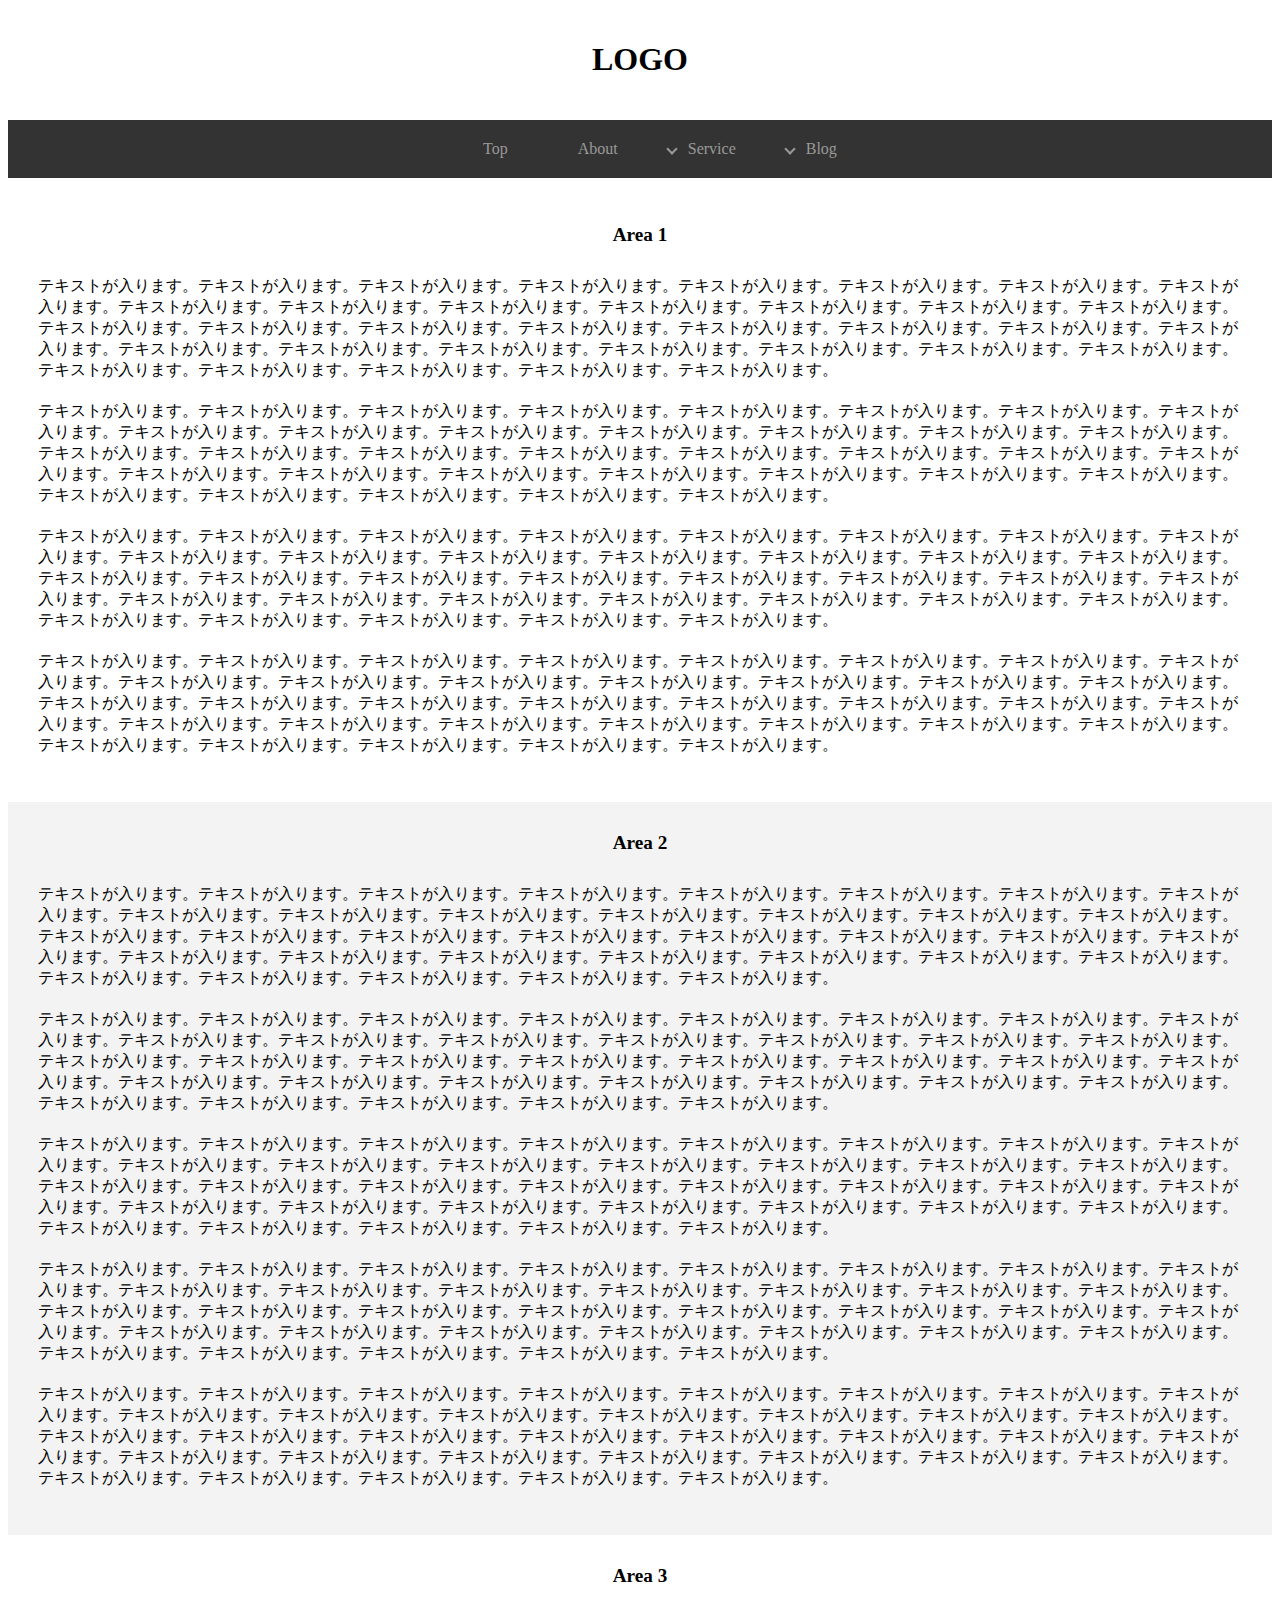
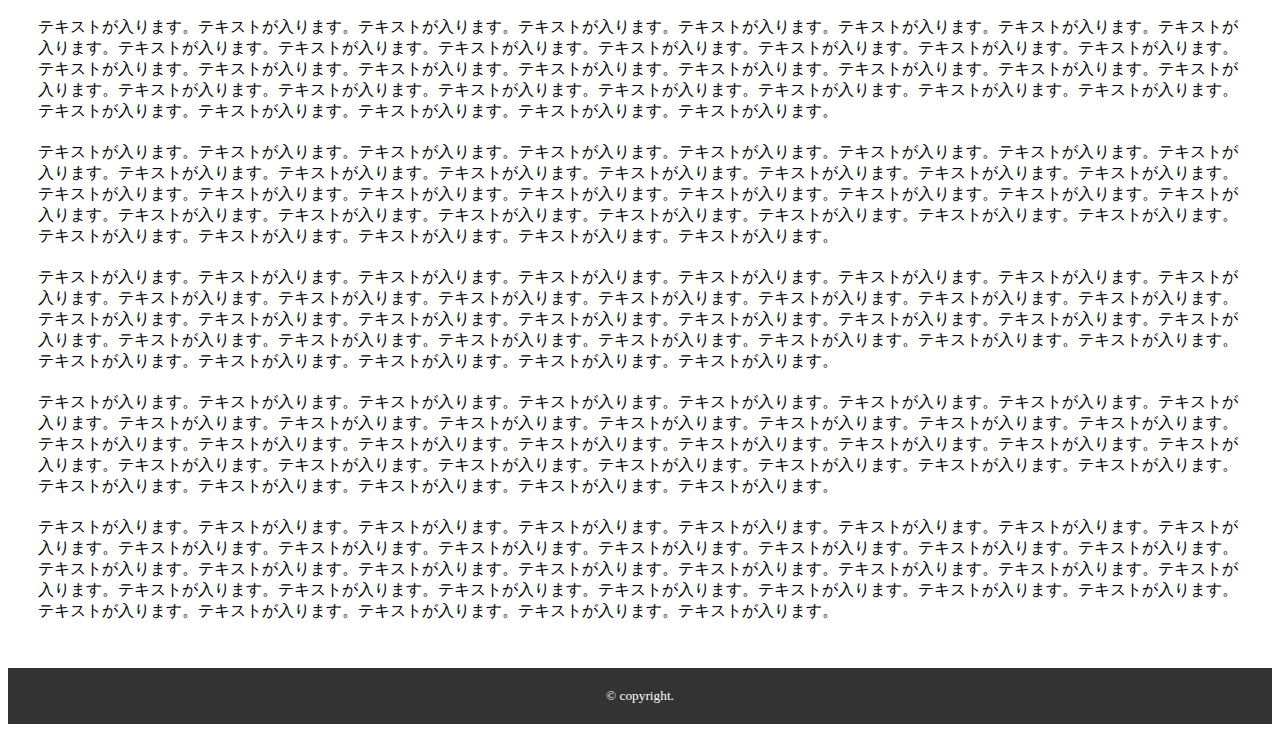
<file: dropdown_menu/index.html>
<!DOCTYPE html>
<html lang="ja">
<head>
  <meta charset="UTF-8">
  <meta name="viewport" content="width=device-width, initial-scale=1.0">
  <title>5-1-1 ドロップダウンメニュー（上）</title>
  <meta name="description" content="サンプルサイトです">
  <link rel="stylesheet" href="style.css">
</head>

<body>
  <header id="header">
    <h1>Logo</h1>

    <nav>
      <ul>
        <li><a href="#">Top</a></li>
        <li><a href="#">About</a></li>
        <li class="has-child"><a href="#">Service</a>
          <ul>
            <li><a href="#">Service Top</a></li>
            <li><a href="#">Service-1</a></li>
            <li class="has-child"><a href="#">Service-2</a>
              <ul>
                <li><a href="#">Service-2 Top</a></li>
                <li><a href="#">Service-2-1</a></li>
                <li><a href="#">Service-2-2</a></li>
                <li><a href="#">Service-2-3</a></li>
                <li><a href="#">Service-2-4</a></li>
              </ul>
            </li>
            <li><a href="#">Service-3</a></li>
          </ul>
        </li>
        <li class="has-child"><a href="#">Blog</a>
          <ul>
            <li><a href="#">Blog Top</a></li>
            <li><a href="#">Blog-1</a></li>
            <li><a href="#">Blog-2</a></li>
            <li><a href="#">Blog-3</a></li>
            <li><a href="#">Blog-4</a></li>
          </ul>
        </li>
      </ul>
    </nav>
  </header>  

  <main>
    <section id="area-1">
      <h2>Area 1</h2>
      <p>テキストが入ります。テキストが入ります。テキストが入ります。テキストが入ります。テキストが入ります。テキストが入ります。テキストが入ります。テキストが入ります。テキストが入ります。テキストが入ります。テキストが入ります。テキストが入ります。テキストが入ります。テキストが入ります。テキストが入ります。テキストが入ります。テキストが入ります。テキストが入ります。テキストが入ります。テキストが入ります。テキストが入ります。テキストが入ります。テキストが入ります。テキストが入ります。テキストが入ります。テキストが入ります。テキストが入ります。テキストが入ります。テキストが入ります。テキストが入ります。テキストが入ります。テキストが入ります。テキストが入ります。テキストが入ります。テキストが入ります。</p>
      <p>テキストが入ります。テキストが入ります。テキストが入ります。テキストが入ります。テキストが入ります。テキストが入ります。テキストが入ります。テキストが入ります。テキストが入ります。テキストが入ります。テキストが入ります。テキストが入ります。テキストが入ります。テキストが入ります。テキストが入ります。テキストが入ります。テキストが入ります。テキストが入ります。テキストが入ります。テキストが入ります。テキストが入ります。テキストが入ります。テキストが入ります。テキストが入ります。テキストが入ります。テキストが入ります。テキストが入ります。テキストが入ります。テキストが入ります。テキストが入ります。テキストが入ります。テキストが入ります。テキストが入ります。テキストが入ります。テキストが入ります。</p>
      <p>テキストが入ります。テキストが入ります。テキストが入ります。テキストが入ります。テキストが入ります。テキストが入ります。テキストが入ります。テキストが入ります。テキストが入ります。テキストが入ります。テキストが入ります。テキストが入ります。テキストが入ります。テキストが入ります。テキストが入ります。テキストが入ります。テキストが入ります。テキストが入ります。テキストが入ります。テキストが入ります。テキストが入ります。テキストが入ります。テキストが入ります。テキストが入ります。テキストが入ります。テキストが入ります。テキストが入ります。テキストが入ります。テキストが入ります。テキストが入ります。テキストが入ります。テキストが入ります。テキストが入ります。テキストが入ります。テキストが入ります。</p>
      <p>テキストが入ります。テキストが入ります。テキストが入ります。テキストが入ります。テキストが入ります。テキストが入ります。テキストが入ります。テキストが入ります。テキストが入ります。テキストが入ります。テキストが入ります。テキストが入ります。テキストが入ります。テキストが入ります。テキストが入ります。テキストが入ります。テキストが入ります。テキストが入ります。テキストが入ります。テキストが入ります。テキストが入ります。テキストが入ります。テキストが入ります。テキストが入ります。テキストが入ります。テキストが入ります。テキストが入ります。テキストが入ります。テキストが入ります。テキストが入ります。テキストが入ります。テキストが入ります。テキストが入ります。テキストが入ります。テキストが入ります。</p>
    </section>

    <section id="area-2">
      <h2>Area 2</h2>
      <p>テキストが入ります。テキストが入ります。テキストが入ります。テキストが入ります。テキストが入ります。テキストが入ります。テキストが入ります。テキストが入ります。テキストが入ります。テキストが入ります。テキストが入ります。テキストが入ります。テキストが入ります。テキストが入ります。テキストが入ります。テキストが入ります。テキストが入ります。テキストが入ります。テキストが入ります。テキストが入ります。テキストが入ります。テキストが入ります。テキストが入ります。テキストが入ります。テキストが入ります。テキストが入ります。テキストが入ります。テキストが入ります。テキストが入ります。テキストが入ります。テキストが入ります。テキストが入ります。テキストが入ります。テキストが入ります。テキストが入ります。</p>
      <p>テキストが入ります。テキストが入ります。テキストが入ります。テキストが入ります。テキストが入ります。テキストが入ります。テキストが入ります。テキストが入ります。テキストが入ります。テキストが入ります。テキストが入ります。テキストが入ります。テキストが入ります。テキストが入ります。テキストが入ります。テキストが入ります。テキストが入ります。テキストが入ります。テキストが入ります。テキストが入ります。テキストが入ります。テキストが入ります。テキストが入ります。テキストが入ります。テキストが入ります。テキストが入ります。テキストが入ります。テキストが入ります。テキストが入ります。テキストが入ります。テキストが入ります。テキストが入ります。テキストが入ります。テキストが入ります。テキストが入ります。</p>
      <p>テキストが入ります。テキストが入ります。テキストが入ります。テキストが入ります。テキストが入ります。テキストが入ります。テキストが入ります。テキストが入ります。テキストが入ります。テキストが入ります。テキストが入ります。テキストが入ります。テキストが入ります。テキストが入ります。テキストが入ります。テキストが入ります。テキストが入ります。テキストが入ります。テキストが入ります。テキストが入ります。テキストが入ります。テキストが入ります。テキストが入ります。テキストが入ります。テキストが入ります。テキストが入ります。テキストが入ります。テキストが入ります。テキストが入ります。テキストが入ります。テキストが入ります。テキストが入ります。テキストが入ります。テキストが入ります。テキストが入ります。</p>
      <p>テキストが入ります。テキストが入ります。テキストが入ります。テキストが入ります。テキストが入ります。テキストが入ります。テキストが入ります。テキストが入ります。テキストが入ります。テキストが入ります。テキストが入ります。テキストが入ります。テキストが入ります。テキストが入ります。テキストが入ります。テキストが入ります。テキストが入ります。テキストが入ります。テキストが入ります。テキストが入ります。テキストが入ります。テキストが入ります。テキストが入ります。テキストが入ります。テキストが入ります。テキストが入ります。テキストが入ります。テキストが入ります。テキストが入ります。テキストが入ります。テキストが入ります。テキストが入ります。テキストが入ります。テキストが入ります。テキストが入ります。</p>
      <p>テキストが入ります。テキストが入ります。テキストが入ります。テキストが入ります。テキストが入ります。テキストが入ります。テキストが入ります。テキストが入ります。テキストが入ります。テキストが入ります。テキストが入ります。テキストが入ります。テキストが入ります。テキストが入ります。テキストが入ります。テキストが入ります。テキストが入ります。テキストが入ります。テキストが入ります。テキストが入ります。テキストが入ります。テキストが入ります。テキストが入ります。テキストが入ります。テキストが入ります。テキストが入ります。テキストが入ります。テキストが入ります。テキストが入ります。テキストが入ります。テキストが入ります。テキストが入ります。テキストが入ります。テキストが入ります。テキストが入ります。</p>
    </section>

    <section id="area-3">
      <h2>Area 3</h2>
      <p>テキストが入ります。テキストが入ります。テキストが入ります。テキストが入ります。テキストが入ります。テキストが入ります。テキストが入ります。テキストが入ります。テキストが入ります。テキストが入ります。テキストが入ります。テキストが入ります。テキストが入ります。テキストが入ります。テキストが入ります。テキストが入ります。テキストが入ります。テキストが入ります。テキストが入ります。テキストが入ります。テキストが入ります。テキストが入ります。テキストが入ります。テキストが入ります。テキストが入ります。テキストが入ります。テキストが入ります。テキストが入ります。テキストが入ります。テキストが入ります。テキストが入ります。テキストが入ります。テキストが入ります。テキストが入ります。テキストが入ります。</p>
      <p>テキストが入ります。テキストが入ります。テキストが入ります。テキストが入ります。テキストが入ります。テキストが入ります。テキストが入ります。テキストが入ります。テキストが入ります。テキストが入ります。テキストが入ります。テキストが入ります。テキストが入ります。テキストが入ります。テキストが入ります。テキストが入ります。テキストが入ります。テキストが入ります。テキストが入ります。テキストが入ります。テキストが入ります。テキストが入ります。テキストが入ります。テキストが入ります。テキストが入ります。テキストが入ります。テキストが入ります。テキストが入ります。テキストが入ります。テキストが入ります。テキストが入ります。テキストが入ります。テキストが入ります。テキストが入ります。テキストが入ります。</p>
      <p>テキストが入ります。テキストが入ります。テキストが入ります。テキストが入ります。テキストが入ります。テキストが入ります。テキストが入ります。テキストが入ります。テキストが入ります。テキストが入ります。テキストが入ります。テキストが入ります。テキストが入ります。テキストが入ります。テキストが入ります。テキストが入ります。テキストが入ります。テキストが入ります。テキストが入ります。テキストが入ります。テキストが入ります。テキストが入ります。テキストが入ります。テキストが入ります。テキストが入ります。テキストが入ります。テキストが入ります。テキストが入ります。テキストが入ります。テキストが入ります。テキストが入ります。テキストが入ります。テキストが入ります。テキストが入ります。テキストが入ります。</p>
      <p>テキストが入ります。テキストが入ります。テキストが入ります。テキストが入ります。テキストが入ります。テキストが入ります。テキストが入ります。テキストが入ります。テキストが入ります。テキストが入ります。テキストが入ります。テキストが入ります。テキストが入ります。テキストが入ります。テキストが入ります。テキストが入ります。テキストが入ります。テキストが入ります。テキストが入ります。テキストが入ります。テキストが入ります。テキストが入ります。テキストが入ります。テキストが入ります。テキストが入ります。テキストが入ります。テキストが入ります。テキストが入ります。テキストが入ります。テキストが入ります。テキストが入ります。テキストが入ります。テキストが入ります。テキストが入ります。テキストが入ります。</p>
      <p>テキストが入ります。テキストが入ります。テキストが入ります。テキストが入ります。テキストが入ります。テキストが入ります。テキストが入ります。テキストが入ります。テキストが入ります。テキストが入ります。テキストが入ります。テキストが入ります。テキストが入ります。テキストが入ります。テキストが入ります。テキストが入ります。テキストが入ります。テキストが入ります。テキストが入ります。テキストが入ります。テキストが入ります。テキストが入ります。テキストが入ります。テキストが入ります。テキストが入ります。テキストが入ります。テキストが入ります。テキストが入ります。テキストが入ります。テキストが入ります。テキストが入ります。テキストが入ります。テキストが入ります。テキストが入ります。テキストが入ります。</p>
    </section>
  </main>

  <footer id="footer">
    <small>&copy; copyright.</small>
  </footer>

  <script src="https://code.jquery.com/jquery-3.7.1.min.js" integrity="sha256-/JqT3SQfawRcv/BIHPThkBvs0OEvtFFmqPF/lYI/Cxo=" crossorigin="anonymous"></script>
  <script src="script.js"></script>
</body>
</html>
</file>
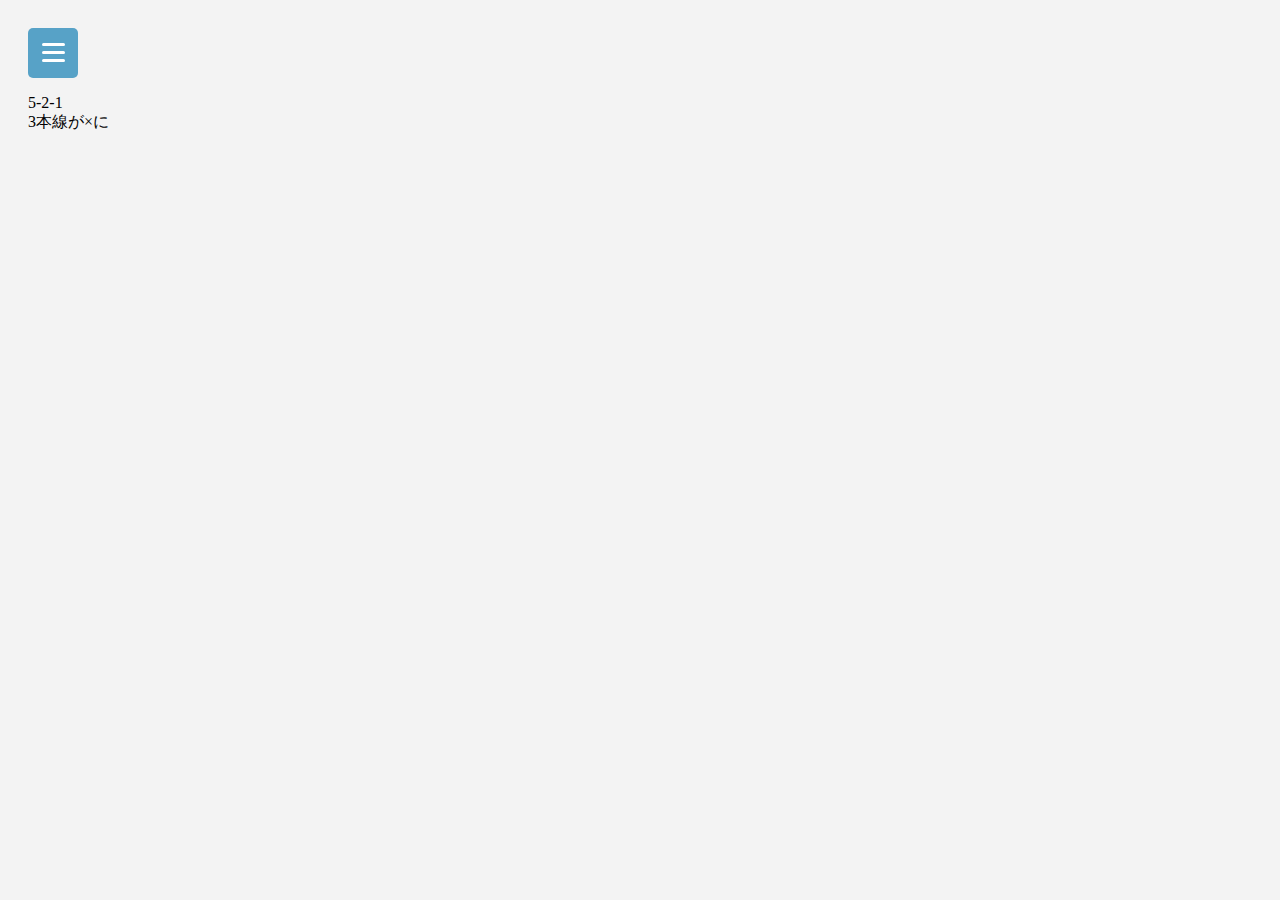
<file: hamburger_menu/index.html>
<!DOCTYPE html>
<html lang="ja">
<head>
  <meta charset="UTF-8">
  <meta name="viewport" content="width=device-width, initial-scale=1.0">
  <title>5-2-1 3本線が×に</title>
  <meta name="description" content="書籍「動くwebデザインアイディア帳」のサンプル">
  <link rel="stylesheet" href="style.css">
</head>

<body>
  <div class="openbtn"><span></span><span></span><span></span></div>
  <p class="lead">5-2-1<br>3本線が×に</p>
  
  <script src="https://code.jquery.com/jquery-3.7.1.min.js" integrity="sha256-/JqT3SQfawRcv/BIHPThkBvs0OEvtFFmqPF/lYI/Cxo=" crossorigin="anonymous"></script>
  <script src="script.js"></script>
</body>
</html>
</file>
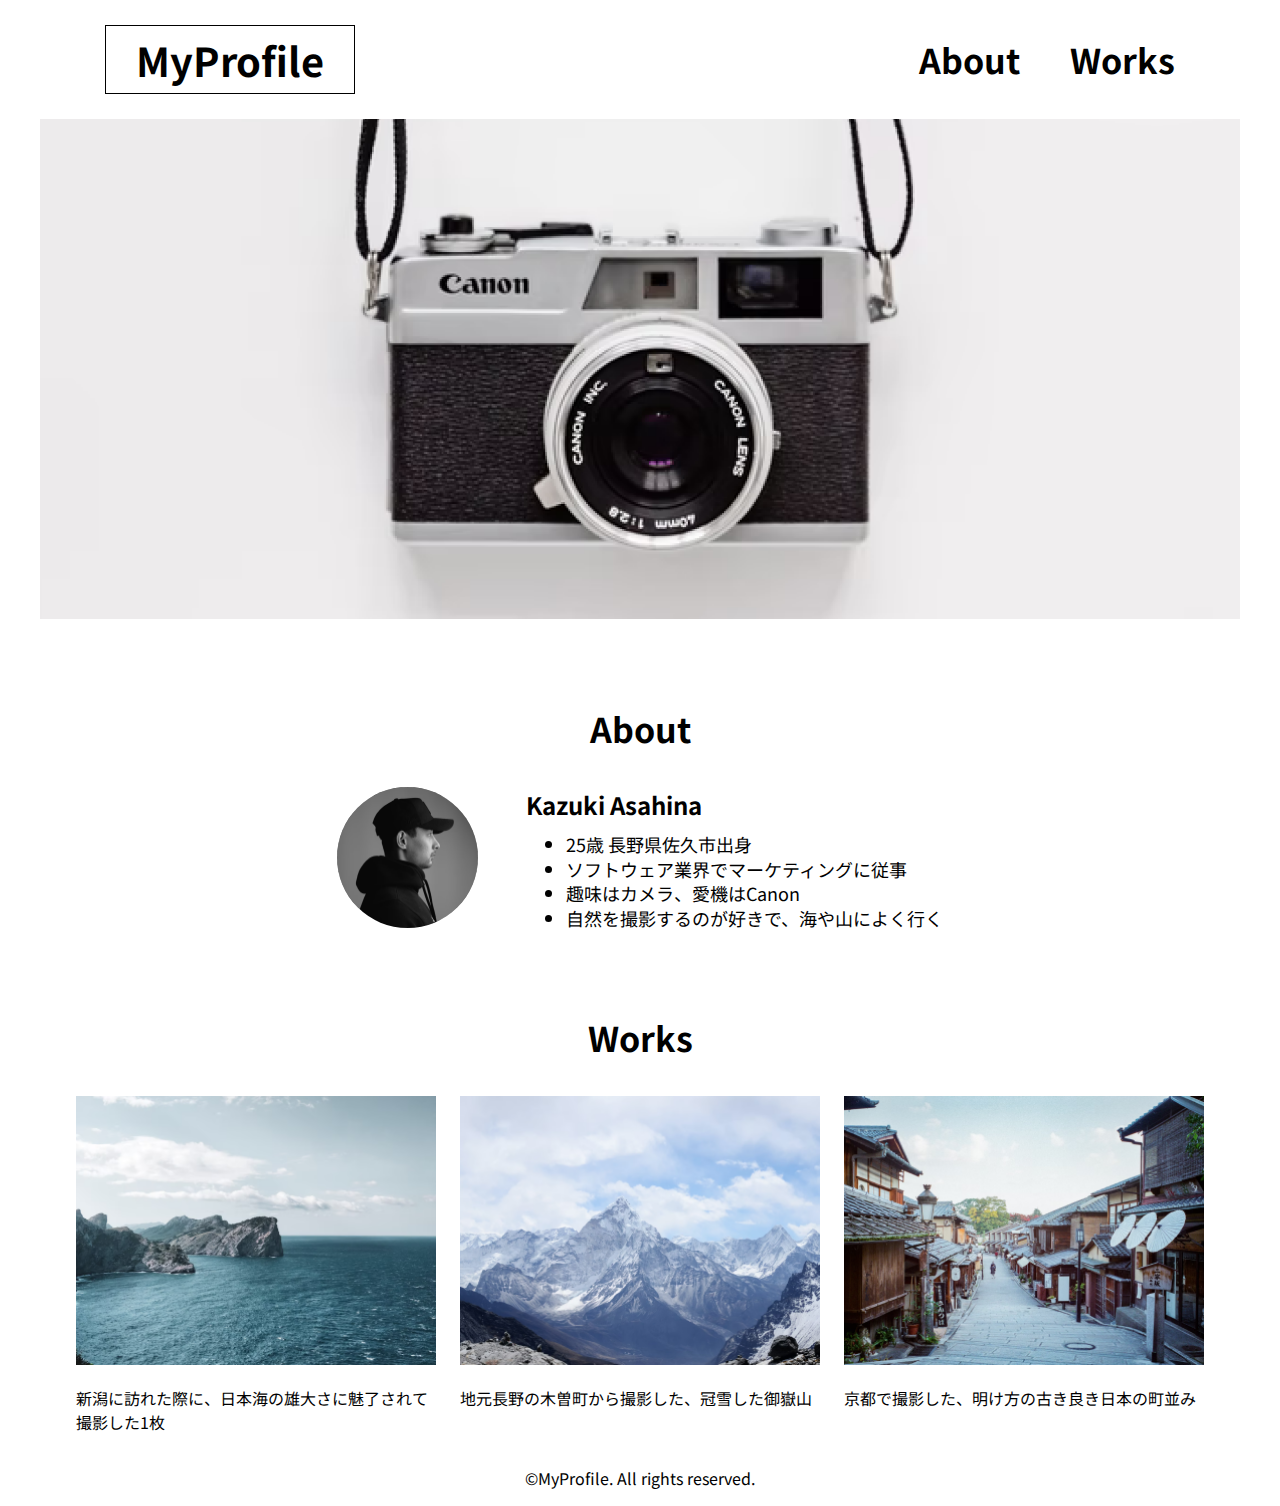
<file: profile/index.html>
<!DOCTYPE html>
<html lang="ja">
<head>
  <meta name="description" content="テキストテキスト">
  <meta charset="UTF-8">
  <meta name="viewport" content="width=device-width, initial-scale=1.0">
  <title>Kazuki Asahina</title>
  <link rel="stylesheet" href="style.css">
  <link rel="preconnect" href="https://fonts.googleapis.com">
  <link rel="preconnect" href="https://fonts.gstatic.com" crossorigin>
  <link href="https://fonts.googleapis.com/css2?family=Noto+Sans+JP&display=swap" rel="stylesheet">
</head>

<body>
  <header>
    <h3>MyProfile</h3>
    <nav id="nav-flex">
      <a href="index.html#about">About</a>
      <a href="index.html#works">Works</a>
    </nav>
  </header>
  
  <main>
    <article>
      <!-- メインビジュアル -->
      <div id="main-visual">
        <img src="images/main.png" alt="メインビジュアル">
      </div>

      <!-- 自己紹介 -->
      <div id="about">
        <h3>About</h3>
        <div id="about-flex">
          <div class="about-photo">
            <img class="about-photo" src="images/about.png" alt="プロフィール画像">
          </div>

          <div id="about-contents">
            <p>Kazuki Asahina</p>
            <ul class="ul-text">
              <li>25歳 長野県佐久市出身</li>
              <li>ソフトウェア業界でマーケティングに従事</li>
              <li>趣味はカメラ、愛機はCanon</li>
              <li>自然を撮影するのが好きで、海や山によく行く</li>
            </ul>
          </div>
        </div>
      </div>

      <!-- 作品 -->
      <div id="works">
        <h3>Works</h3>
        <div id="works-flex">
          <div>
            <img class="works-photo" src="images/works1.png" alt="新潟で見る日本海">
            <p class="works-text">
              新潟に訪れた際に、日本海の雄大さに魅了されて撮影した1枚
            </p>
          </div>

          <div>
            <img class="works-photo" src="images/works2.png" alt="冠雪した御嶽山">
            <p class="works-text">
              地元長野の木曽町から撮影した、冠雪した御嶽山
            </p>
          </div>

          <div>
            <img class="works-photo" src="images/works3.png" alt="京都の町並み">
            <p class="works-text">
              京都で撮影した、明け方の古き良き日本の町並み
            </p>
          </div>
        </div>
      </div>
    </article>
  </main>

  <footer>
    <p>&copy;MyProfile. All rights reserved.</p>
  </footer>
</body>
</html>
</file>
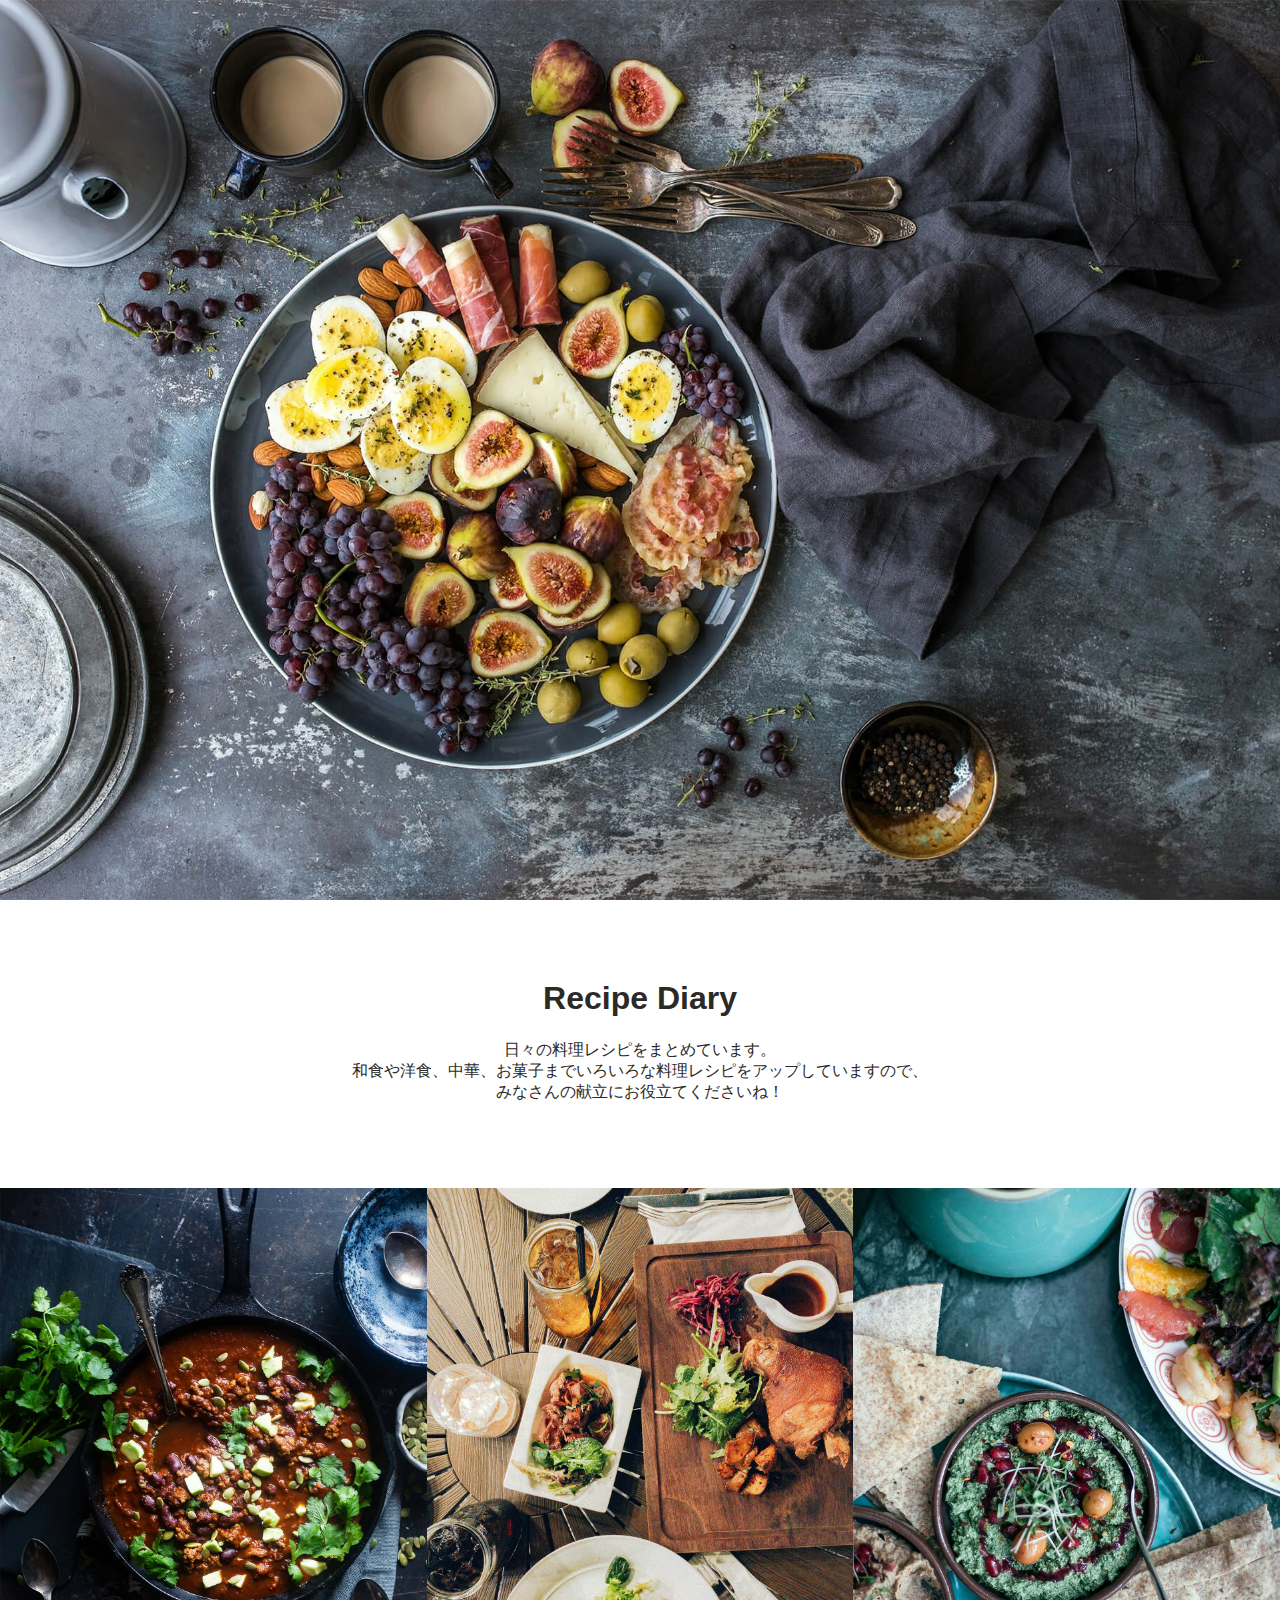
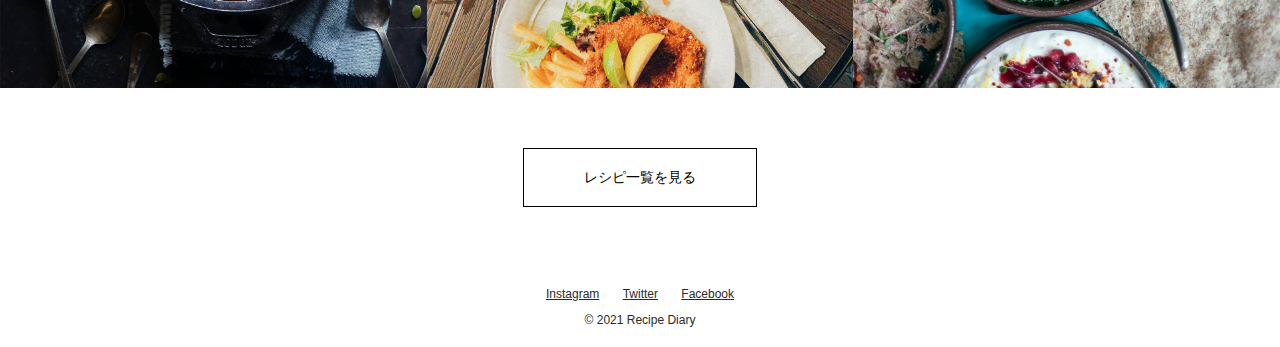
<file: recipe_diary/index.html>
<!DOCTYPE html>
<html lang="ja">
<head>
  <meta charset="UTF-8">
  <meta name="viewport" content="width=device-width, initial-scale=1.0">
  <title>Recipe Diary</title>
  <link rel="icon" href="img/favicon.ico">
  <link rel="stylesheet" href="style.css">
</head>

<body>
  <header>
    <div>
      <img id="mainvisual" src="img/mainvisual.jpg" alt="果物と卵が乗ったお皿">
    </div>
  </header>

  <main>
    <div id="recipe_diary">
      <h2>Recipe Diary</h2>
      <p>日々の料理レシピをまとめています。<br>
      和食や洋食、中華、お菓子までいろいろな料理レシピをアップしていますので、<br>
      みなさんの献立にお役立てくださいね！
      </p>
    </div>
    
    <div>
      <div id="photos">
        <img class="photo" src="img/recipe1.jpg" alt="チリビーンズ">
        <img class="photo" src="img/recipe2.jpg" alt="チキンステーキ">
        <img class="photo" src="img/recipe3.jpg" alt="トルティーヤとサラダ">
      </div>
      <div id="recipe_link">
        <a href="#######">レシピ一覧を見る</a>
      </div>
    </div>
  </main>

  <footer>
    <div>
      <a href="#########">Instagram</a>
      <a href="##########">Twitter</a>
      <a href="###########">Facebook</a>
    </div>
    <p>&copy; 2021 Recipe Diary</p>
  </footer>
</body>
</html>
</file>
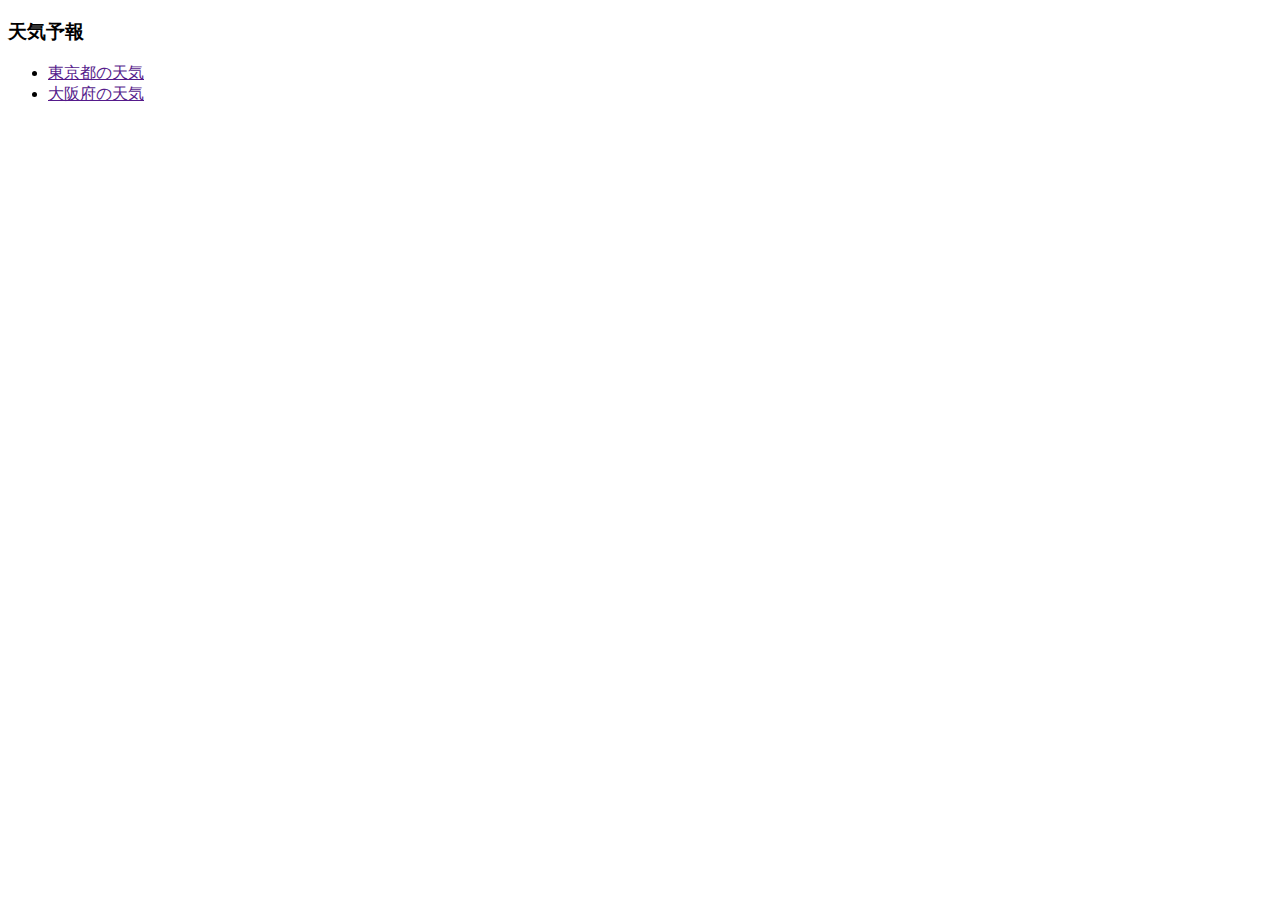
<file: weather.html>
<!DOCTYPE html>
<html lang="ja">
<head>
  <meta charset="UTF-8">
  <meta name="viewport" content="width=device-width, initial-scale=1.0">
  <title>天気予報</title>
  <link href="https://cdn.jsdelivr.net/npm/bootstrap@5.0.2/dist/css/bootstrap.min.css" rel="stylesheet" integrity="sha384-EVSTQN3/azprG1Anm3QDgpJLIm9Nao0Yz1ztcQTwFspd3yD65VohhpuuCOmLASjC" crossorigin="anonymous">
  <link rel="stylesheet" href="css/style.css">  
</head>
<body>
  <div class="container m-auto">
    <header class="p-4">
      <h3>天気予報</h3>
    </header>

    <main class="p-4 mb-4 border border-primary">
      <section>
        <ul>
          <li><a href="" class="weather" id="tokyo">東京都の天気</a></li>
          <li><a href="" class="weather" id="osaka">大阪府の天気</a></li>
        </ul>
      </section>

      <section>
        <dl id="weather-data"></dl>
      </section>
    </main>

    <footer>

    </footer>
  </div>
<script src="https://cdn.jsdelivr.net/npm/bootstrap@5.0.2/dist/js/bootstrap.bundle.min.js" integrity="sha384-MrcW6ZMFYlzcLA8Nl+NtUVF0sA7MsXsP1UyJoMp4YLEuNSfAP+JcXn/tWtIaxVXM" crossorigin="anonymous"></script>
<script src="js/weather.js"></script>
</body>
</html>
</file>
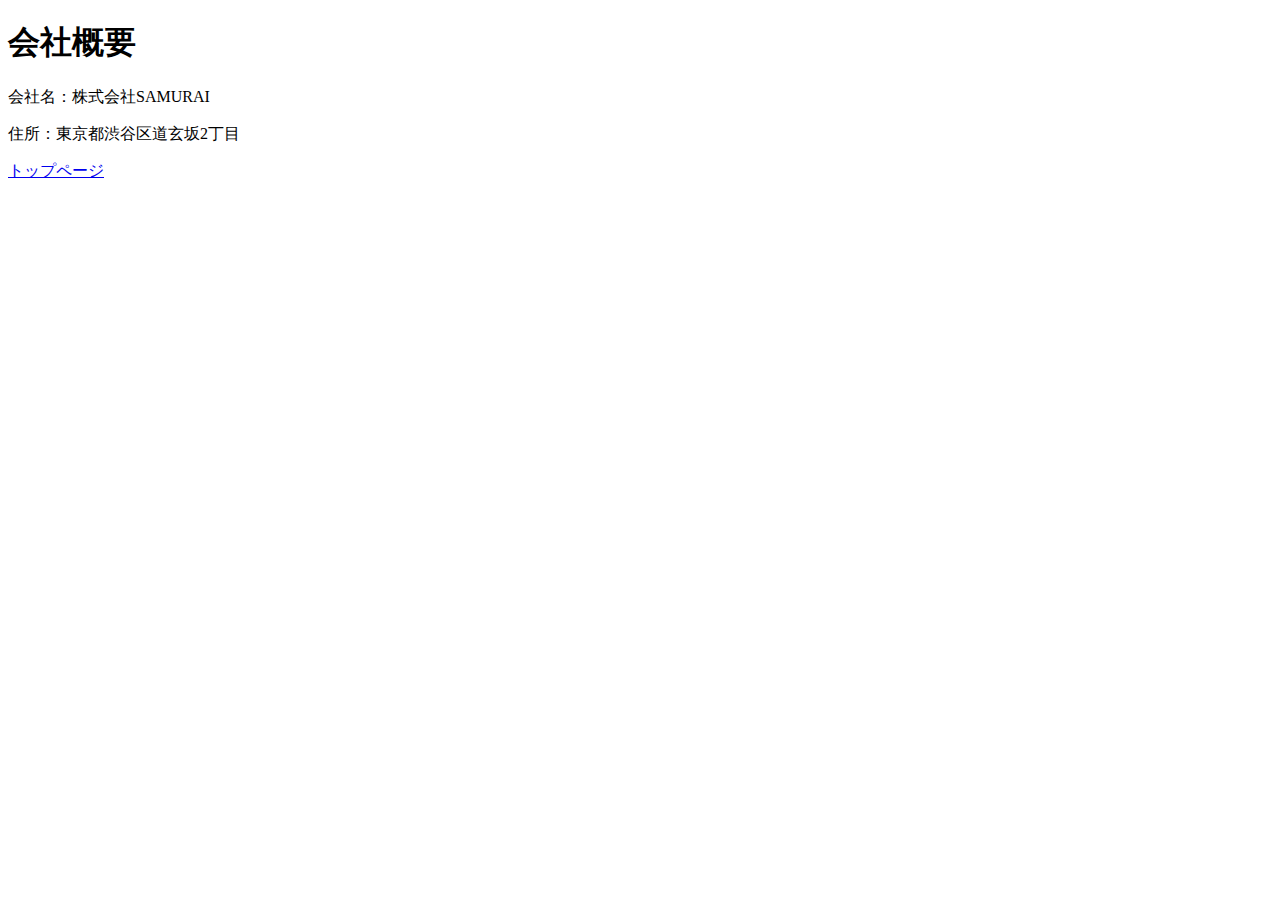
<file: company/company.html>
<!DOCTYPE html>
<html lang="ja">
<head>
  <meta charset="UTF-8">
  <meta name="viewport" content="width=device-width, initial-scale=1.0">
  <title>Document</title>
</head>
<body>
  <h1>会社概要</h1> 
    <p>会社名：株式会社SAMURAI</p>
    <p>住所：東京都渋谷区道玄坂2丁目</p>
    <a href="/">トップページ</a>
</body>
</html>
</file>
<file: dropdown_menu/style.css>
@charset "utf-8";

/* ナビゲーション全体 */
nav {
  background-color: #333;
  color: #fff;
  text-align: center;
}
/* ナビゲーションを横並びに */
nav ul {
  list-style: none;/*ポッチを消す*/
  display: flex;
  justify-content: center;
}
/* 2階層以降は横並びにしない */
nav ul ul {
  display: block;
}
/* 下の改装のulや矢印の基点にするためidにrelativeを指定 */
nav ul li {
  position: relative;
}

/* リンクの設定 */
nav ul li a {
  display: block;
  text-decoration: none;
  color: #999;
  padding: 20px 35px;
  transition: all .3s;
}
nav ul li li a {
  padding: 10px 35px;
}
nav ul li a:hover {
  color: #fff;
}

/* 矢印の設定 */
/* 2階層目を持つliの矢印 */
nav ul li.has-child::before {
  content: '';
  position: absolute;
  left: 15px;
  top: 25px;
  width: 6px;
  height: 6px;
  border-top: 2px solid #999;
  border-right: 2px solid #999;
  transform: rotate(135deg);
}
/* 3階層目を持つliの矢印 */
nav ul ul li.has-child::before {
  content: '';
  position: absolute;
  left: 6px;
  top: 17px;
  width: 6px;
  height: 6px;
  border-top: 2px solid #fff;
  border-right: 2px solid #fff;
  transform: rotate(45deg);
}

/* 2・3階層の共通設定 */
/* 下の階層を持っているulの指定 */
nav li.has-child ul {
  /* 絶対位置で指定*/
  position: absolute;
  left: 0;
  top: 62px;
  z-index: 4;
  /* 形状を指定 */
  background-color: #28BFE7;
  width: 180px;
  /* はじめは非表示 */
  visibility: hidden;
  opacity: 0;
  /* アニメーション設定 */
  transition: all .3s;
}

/* hoverしたら表示 */
nav li.has-child:hover > ul,
nav li.has-child ul li:hover > ul,
nav li.has-child:active > ul,
nav li.has-child ul li:active > ul {
  visibility: visible;
  opacity: 1;
}

/* ナビゲーションaタグの形状 */
nav li.has-child ul li a {
  color: #fff;
  border-bottom: solid 1px rgba(255, 255, 255, 0.6);
}
nav li.has-child ul li:last-child > a {
  border-bottom: none;
}
nav li.has-child ul li a:hover,
nav li.has-child ul li a:active {
  background-color: #3577ca;
}

/* 3層目 */
/* 3層目の位置 */
nav li.has-child ul ul {
  top: 0;
  left: 182px;
  background-color: #66adf5;
}
nav li.has-child ul ul li a:hover,
nav li.has-child ul ul li a:active {
  background-color: #448ed3;
}

/* 768px以下 */
@media screen and (max-width:768px) {
  nav {
    padding: 0;
  }

  nav ul {
    display: block;
  }

  nav li.has-child ul,
  nav li.has-child ul ul {
    position: relative;
    left: 0;
    top: 0;
    width: 100%;
    visibility: visible;/*JSで制御するためいったん表示*/
    opacity: 1;/*JSで制御するため一旦表示*/
    display: none;/*JSのslideToggleで表示させるため非表示に*/
    transition: none;/*JSで制御するためCSSのアニメーションを切る*/
  }

  nav ul li a {
    border-bottom: 1px solid #ccc;
  }

  /* 矢印の位置と向き */
  nav ul li.has-child::before {
    left: 20px;
  }
  nav ul ul li.has-child::before {
    transform: rotate(135deg);
    left: 20px;
  }
  nav ul li.has-child.active::before {
    transform: rotate(-45deg);
  }
}

  /*========= レイアウトのためのCSS ===============*/

h1{
  font-size:2rem;
  text-align: center;
  text-transform: uppercase;
  padding: 20px;
}

h2{
  font-size:1.2rem;
  text-align: center;
  margin: 0 0 30px 0;
}

p{
  margin-top:20px;  
}

small{
  background:#333;
  color:#fff;
  display: block;
  text-align: center;
  padding:20px;
}


section{
  padding:30px;
}

section:nth-child(2n){
  background:#f3f3f3; 
}
</file>
<file: hamburger_menu/style.css>
@charset "utf-8";

.openbtn {
  position: relative;
  background-color: #57a2c7;
  cursor: pointer;
  width: 50px;
  height: 50px;
  border-radius: 5px;
}

/* ボタンの線 */
.openbtn span {
  display: inline-block;
  transition: all .4s;
  position: absolute;
    left: 14px;
  height: 3px;
  border-radius: 2px;
  background-color: #fff;
  width: 45%;
}

/* 線の位置 */
.openbtn span:nth-of-type(1) {
  top: 15px;
}
.openbtn span:nth-of-type(2) {
  top: 23px;
}
.openbtn span:nth-of-type(3) {
  top: 31px;
}

/* activeクラスが付与されると線が回転して×に */
.openbtn.active span:nth-of-type(1) {
  top: 18px;
  left: 18px;
  transform: translateY(6px) rotate(-45deg);
  width: 30%;
}
.openbtn.active span:nth-of-type(2) {
  opacity: 0;
}
.openbtn.active span:nth-of-type(3) {
  top: 30px;
  left: 18px;
  transform: translateY(-6px) rotate(45deg);
  width: 30%;
}

/* レイアウト */
body {
  background-color: #f3f3f3;
  padding: 20px;
}
</file>
<file: profile/style.css>
/* 基本設定 */
html {
  font-size: 16px;
}
body {
  max-width: 1200px;
  margin: 0 auto;
  font-family: 'Noto Sans JP', sans-serif;
}

/* ヘッダー */
header {
  margin: 20px auto 0 auto;
  width: 90%;
  display: flex;
    justify-content: space-between;
    flex-wrap: wrap;
  font-size: 34px;
  font-weight: bold;
}
header > h3 {
  border: 1px solid #000000;
  margin: 5px 1rem 5px 5px;
  padding: 5px 30px;
}
nav {
  width: 16rem;
  margin-left: 5px;
  margin-right: 5px;
}
#nav-flex {
  display: flex;
    justify-content: space-between;
    align-items: center;
}
#nav-flex a {
  text-decoration: none;
}
#nav-flex a:link {
  color: #000000;
}
#nav-flex a:visited {
  color: #000000;
}
#nav-flex a:hover {
  cursor: pointer;
}

/* メインビジュアル */
#main-visual{
  margin-top: 20px;
}
#main-visual > img {
  width: 100%;
}

/* 自己紹介 */
#about > h3 {
  font-size: 34px;
  font-weight: bold;
  text-align: center;
  margin-top: 5rem;
}
#about-flex {
  display: flex;
     justify-content: center;
}
#about-flex > div {
  margin: 0 2%;
}
img.about-photo {
  width: 141px; 
  height: 141px;
  border-radius: 50%;
}
#about-flex > div > p {
  font-size: 24px;
  font-weight: bold;
  margin-top: 0;
  margin-bottom: 10px;
}
.ul-text {
  font-size: 18px;
  line-height: 24.52px;
  margin: 0;
}

/* 作品 */
#works > h3 {
  font-size: 34px;
  font-weight: bold;
  text-align: center;
  margin-top: 5rem;
}
#works-flex {
  display: flex;
     justify-content: center;
}
#works-flex > div {
  width: 30%;
  margin: 0 1%;
}
img.works-photo {
  width: 100%;
  max-width: 358px;
  max-width: 600px;
}
p.works-text {
  width: 100%;
}

/* フッター */
footer > p {
  text-align: center;
}

/* メディアクエリ */
@media screen and (max-width: 768px ) {
  #works-flex {
    /* display:flex ;は二重で指定しなくてもいい
    変更したいところだけ書けばいい */
    display: flex;
      flex-direction: column;
      justify-content: center;
  }
  #works-flex > div {
    width: 90%;
    max-width: 358px;
    margin: 0 auto;
  }
  img.works-photo {
    display: block;
    margin: 0 auto;
  }
  p.works-text {
    text-align: center;
    margin: 0 auto 30px auto;
  }
}
@media screen and (max-width: 412px) {
  #about-flex {
    display: flex;
      flex-direction: column;
      justify-content: center;
  }
  img.about-photo {
    display: block;
    margin: 0 auto;
  }
  #about-contents > p {
    text-align: center;
  }
}
</file>
<file: recipe_diary/style.css>
html {
  font-family: "Helvetica Neue", Arial, "Hiragino Sans", Meiryo, sans-serif;
  color: #2b2a27;
}

body {
  margin: 0;
}

header > div {
  width: 100%;
  height: 100vh;
}

#mainvisual {
  width: 100%;
  height: 100%;
  object-fit: cover;
}

#recipe_diary {
  margin: 80px auto 85px auto;
  text-align: center;
}

#recipe_diary > h2 {
  font-size: 32px;
  font-weight: bold;
  margin-bottom: 23px;
}

#recipe_diary > p {
  font-size: 16px;
}

#photos {
  width: 100%;
  display: flex;
  margin-bottom: 60px;
}

#photos > .photo {
  flex-grow: 1;
  width: auto;
  height: 500px;
  object-fit: cover; 
}

#recipe_link {
  text-align: center;
}

#recipe_link > a {
  font-size: 14px;
  color: #000;
  width: 232px;
  height: 57px;
  display: inline-block;
  border: 1px solid #000;
  line-height: 57px;
  text-decoration: none;
}

#recipe_link > a:visited {
  color: #2b2a27;
}

footer {
  margin-top: 80px;
  text-align: center;
  font-size: 12px;
}

footer > div > a {
  display: inline-block;
  margin: 0 10px;
  color: #2b2a27;
}

footer > div > a:visited {
  color: #2b2a27;
}

footer > p {
  margin-bottom: 20px;
}

/* スマホ用 */
@media screen and (max-width: 834px) {
  #photos {
    width: 100%;
    display: flex;
      flex-direction: column;
    margin-bottom: 60px;
  }
}
</file>
<file: css/style.css>
.box {
  width: 200px;
  height: 200px;
  background-color: pink;
  transition: all 1s ease;
}
</file>
